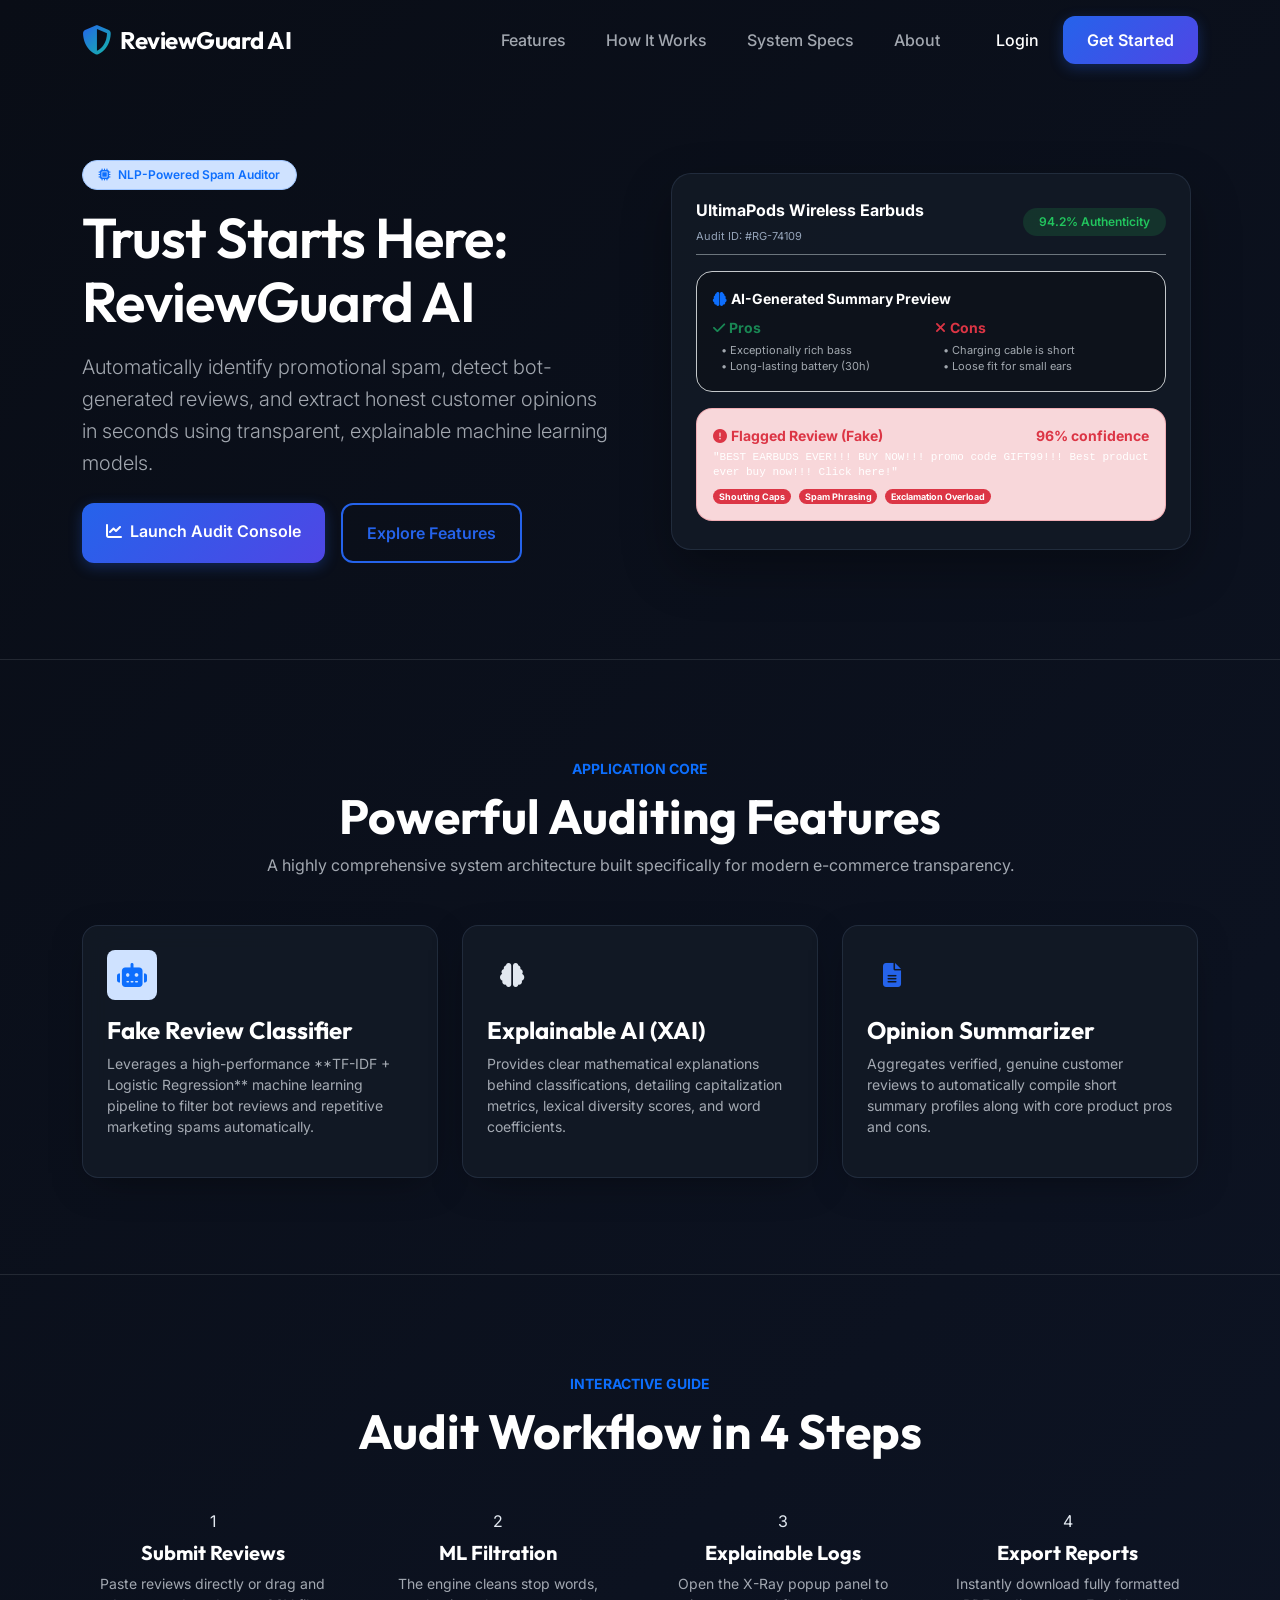
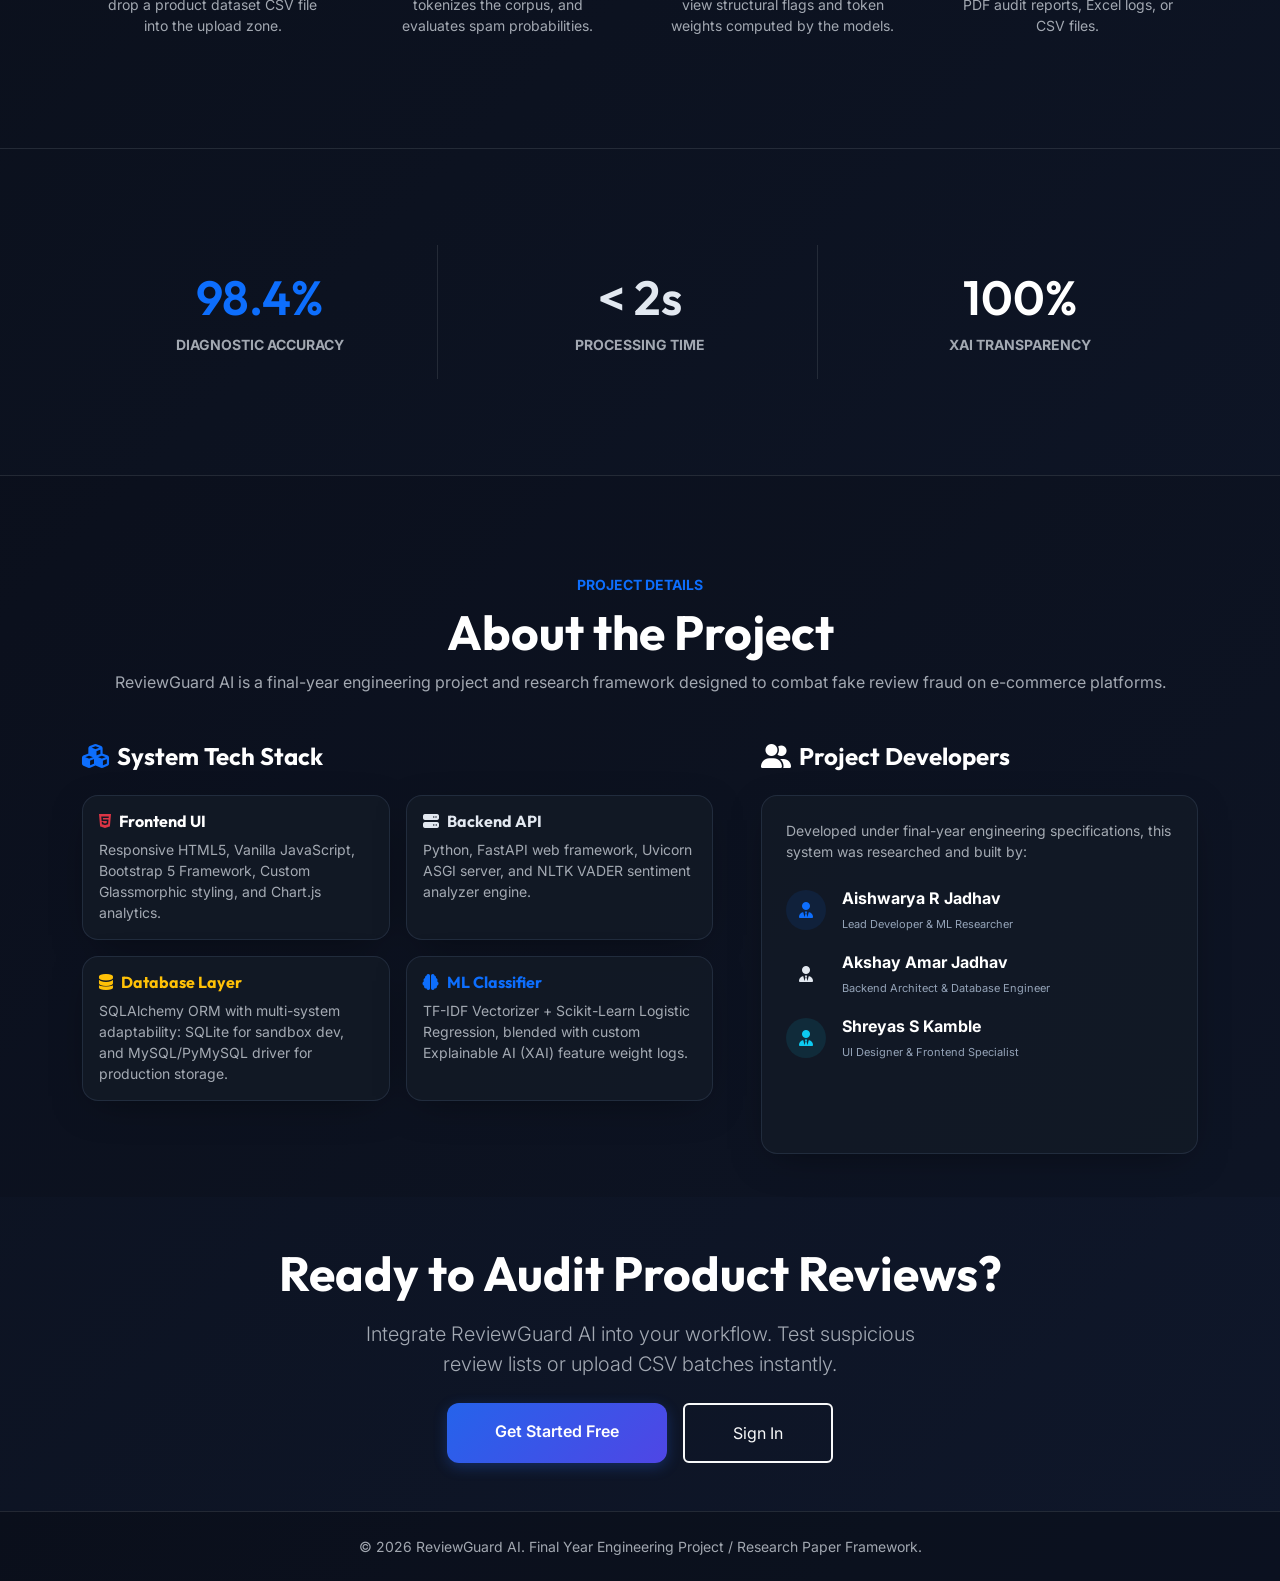
<file: frontend/index.html>
<!DOCTYPE html>
<html lang="en" data-theme="dark">
<head>
    <meta charset="UTF-8">
    <meta name="viewport" content="width=device-width, initial-scale=1.0">
    <title>ReviewGuard AI - Fake Review Detection & Summarization System</title>
    <!-- Bootstrap 5 CSS -->
    <link href="https://cdn.jsdelivr.net/npm/bootstrap@5.3.0/dist/css/bootstrap.min.css" rel="stylesheet">
    <!-- Font Awesome -->
    <link href="https://cdnjs.cloudflare.com/ajax/libs/font-awesome/6.4.0/css/all.min.css" rel="stylesheet">
    <!-- Custom Style -->
    <link rel="stylesheet" href="css/style.css?v=1.0.3">
    <style>
        body {
            background: linear-gradient(135deg, #090D16 0%, #0F172A 100%);
            color: #E2E8F0;
        }
        .text-light-50 {
            color: rgba(226, 232, 240, 0.7);
        }
    </style>
</head>
<body>

    <!-- Navigation Bar -->
    <nav class="navbar navbar-expand-lg navbar-custom fixed-top py-3">
        <div class="container">
            <a class="navbar-brand d-flex align-items-center" href="index.html">
                <i class="fas fa-shield-halved logo-icon"></i>
                <span class="fw-bold fs-4 display-font text-white" style="letter-spacing: -0.5px;">ReviewGuard AI</span>
            </a>
            <button class="navbar-toggler border-0 text-white" type="button" data-bs-toggle="collapse" data-bs-target="#navbarNav">
                <span class="navbar-toggler-icon" style="filter: invert(1);"></span>
            </button>
            <div class="collapse navbar-collapse justify-content-end" id="navbarNav">
                <ul class="navbar-nav align-items-center gap-2 mt-3 mt-lg-0">
                    <li class="nav-item"><a class="nav-link fw-medium text-light-50 px-3" href="#features">Features</a></li>
                    <li class="nav-item"><a class="nav-link fw-medium text-light-50 px-3" href="#how-it-works">How It Works</a></li>
                    <li class="nav-item"><a class="nav-link fw-medium text-light-50 px-3" href="#statistics">System Specs</a></li>
                    <li class="nav-item"><a class="nav-link fw-medium text-light-50 px-3" href="#about">About</a></li>
                    <li class="nav-item ms-lg-3"><a class="nav-link fw-medium text-white px-3" href="login.html">Login</a></li>
                    <li class="nav-item"><a class="btn btn-primary-custom px-4" href="register.html">Get Started</a></li>
                </ul>
            </div>
        </div>
    </nav>

    <!-- Hero Section -->
    <section class="position-relative overflow-hidden" style="padding: 10rem 0 6rem 0;">
        <!-- Glow Backdrops -->
        <div class="hero-glow hero-glow-1"></div>
        <div class="hero-glow hero-glow-2"></div>
        
        <div class="container">
            <div class="row align-items-center g-5">
                <!-- Hero Left: Text Content -->
                <div class="col-lg-6 mb-4 mb-lg-0 animate-fade-in">
                    <span class="badge bg-primary-subtle text-primary border border-primary-subtle rounded-pill px-3 py-2 fw-semibold mb-3 small">
                        <i class="fas fa-microchip me-1"></i> NLP-Powered Spam Auditor
                    </span>
                    <h1 class="display-4 fw-extrabold mb-3 display-font text-white" style="line-height: 1.15; letter-spacing: -1px;">
                        Trust Starts Here: <br><span class="text-gradient">ReviewGuard AI</span>
                    </h1>
                    <p class="lead text-light-50 mb-4 fs-5" style="line-height: 1.6;">
                        Automatically identify promotional spam, detect bot-generated reviews, and extract honest customer opinions in seconds using transparent, explainable machine learning models.
                    </p>
                    <div class="d-flex gap-3 flex-wrap">
                        <a href="dashboard.html" class="btn btn-primary-custom px-4 py-3 fs-6"><i class="fas fa-chart-line me-2"></i>Launch Audit Console</a>
                        <a href="#features" class="btn btn-outline-custom px-4 py-3 fs-6">Explore Features</a>
                    </div>
                </div>
                
                <!-- Hero Right: High-Fidelity UI Mockup -->
                <div class="col-lg-6 text-center animate-fade-in" style="animation-delay: 0.15s;">
                    <div class="glass-card p-4 text-start position-relative mx-auto" style="max-width: 520px; border-radius: 20px; box-shadow: 0 20px 50px rgba(0,0,0,0.3);">
                        <!-- Tab Header -->
                        <div class="d-flex justify-content-between align-items-center mb-3 border-bottom border-secondary pb-2">
                            <div>
                                <span class="fw-bold text-white d-block">UltimaPods Wireless Earbuds</span>
                                <span class="text-muted small" style="font-size: 11px;">Audit ID: #RG-74109</span>
                            </div>
                            <span class="badge badge-genuine rounded-pill px-3 py-2">94.2% Authenticity</span>
                        </div>
                        
                        <!-- Opinion Summarizer Mock -->
                        <div class="bg-black bg-opacity-25 p-3 rounded-4 mb-3 border border-secondary-subtle">
                            <span class="fw-bold text-white small d-block mb-2"><i class="fas fa-brain text-primary me-1"></i>AI-Generated Summary Preview</span>
                            <div class="row g-2">
                                <div class="col-6">
                                    <span class="text-success small fw-bold d-block mb-1"><i class="fas fa-check me-1"></i>Pros</span>
                                    <ul class="list-unstyled text-light-50 small ps-2 mb-0" style="font-size: 11px;">
                                        <li>• Exceptionally rich bass</li>
                                        <li>• Long-lasting battery (30h)</li>
                                    </ul>
                                </div>
                                <div class="col-6">
                                    <span class="text-danger small fw-bold d-block mb-1"><i class="fas fa-times me-1"></i>Cons</span>
                                    <ul class="list-unstyled text-light-50 small ps-2 mb-0" style="font-size: 11px;">
                                        <li>• Charging cable is short</li>
                                        <li>• Loose fit for small ears</li>
                                    </ul>
                                </div>
                            </div>
                        </div>

                        <!-- Suspicious Review Mock -->
                        <div class="p-3 rounded-4 bg-danger-subtle bg-opacity-10 border border-danger border-opacity-25 mb-1">
                            <div class="d-flex justify-content-between mb-1">
                                <span class="fw-bold text-danger small"><i class="fas fa-circle-exclamation me-1"></i>Flagged Review (Fake)</span>
                                <span class="text-danger fw-bold small">96% confidence</span>
                            </div>
                            <p class="text-white font-monospace mb-2" style="font-size: 11px; line-height: 1.4;">
                                "BEST EARBUDS EVER!!! BUY NOW!!! promo code GIFT99!!! Best product ever buy now!!! Click here!"
                            </p>
                            <div class="d-flex gap-2 flex-wrap">
                                <span class="badge bg-danger text-white rounded-pill" style="font-size: 9px;">Shouting Caps</span>
                                <span class="badge bg-danger text-white rounded-pill" style="font-size: 9px;">Spam Phrasing</span>
                                <span class="badge bg-danger text-white rounded-pill" style="font-size: 9px;">Exclamation Overload</span>
                            </div>
                        </div>
                    </div>
                </div>
            </div>
        </div>
    </section>

    <!-- Features Section -->
    <section id="features" class="py-5 border-top border-secondary border-opacity-25">
        <div class="container py-5">
            <div class="text-center mb-5 max-w-600 mx-auto">
                <span class="text-primary fw-bold text-uppercase small tracking-wide">Application Core</span>
                <h2 class="display-5 fw-bold display-font mt-2 text-white">Powerful Auditing Features</h2>
                <p class="text-light-50">A highly comprehensive system architecture built specifically for modern e-commerce transparency.</p>
            </div>
            
            <div class="row g-4">
                <!-- Feature 1 -->
                <div class="col-md-4">
                    <div class="glass-card feature-card-hover p-4 h-100">
                        <div class="bg-primary-subtle bg-opacity-10 text-primary rounded-3 d-inline-flex align-items-center justify-content-center mb-3" style="width: 50px; height: 50px;">
                            <i class="fas fa-robot fs-4"></i>
                        </div>
                        <h4 class="fw-bold text-white mb-2">Fake Review Classifier</h4>
                        <p class="text-light-50 small leading-relaxed">Leverages a high-performance **TF-IDF + Logistic Regression** machine learning pipeline to filter bot reviews and repetitive marketing spams automatically.</p>
                    </div>
                </div>
                <!-- Feature 2 -->
                <div class="col-md-4">
                    <div class="glass-card feature-card-hover p-4 h-100">
                        <div class="bg-teal-subtle bg-opacity-10 text-teal rounded-3 d-inline-flex align-items-center justify-content-center mb-3" style="width: 50px; height: 50px;">
                            <i class="fas fa-brain fs-4"></i>
                        </div>
                        <h4 class="fw-bold text-white mb-2">Explainable AI (XAI)</h4>
                        <p class="text-light-50 small leading-relaxed">Provides clear mathematical explanations behind classifications, detailing capitalization metrics, lexical diversity scores, and word coefficients.</p>
                    </div>
                </div>
                <!-- Feature 3 -->
                <div class="col-md-4">
                    <div class="glass-card feature-card-hover p-4 h-100">
                        <div class="bg-indigo-subtle bg-opacity-10 text-primary rounded-3 d-inline-flex align-items-center justify-content-center mb-3" style="width: 50px; height: 50px;">
                            <i class="fas fa-file-lines fs-4" style="color: #2563EB;"></i>
                        </div>
                        <h4 class="fw-bold text-white mb-2">Opinion Summarizer</h4>
                        <p class="text-light-50 small leading-relaxed">Aggregates verified, genuine customer reviews to automatically compile short summary profiles along with core product pros and cons.</p>
                    </div>
                </div>
            </div>
        </div>
    </section>

    <!-- How It Works Section -->
    <section id="how-it-works" class="py-5 border-top border-bottom border-secondary border-opacity-25">
        <div class="container py-5">
            <div class="text-center mb-5">
                <span class="text-primary fw-bold text-uppercase small">Interactive Guide</span>
                <h2 class="display-5 fw-bold display-font mt-2 text-white">Audit Workflow in 4 Steps</h2>
            </div>
            <div class="row g-4 justify-content-center">
                <div class="col-md-3 timeline-step text-center">
                    <div class="timeline-number">1</div>
                    <h5 class="fw-bold text-white mt-2">Submit Reviews</h5>
                    <p class="text-light-50 small px-3">Paste reviews directly or drag and drop a product dataset CSV file into the upload zone.</p>
                </div>
                <div class="col-md-3 timeline-step text-center">
                    <div class="timeline-number">2</div>
                    <h5 class="fw-bold text-white mt-2">ML Filtration</h5>
                    <p class="text-light-50 small px-3">The engine cleans stop words, tokenizes the corpus, and evaluates spam probabilities.</p>
                </div>
                <div class="col-md-3 timeline-step text-center">
                    <div class="timeline-number">3</div>
                    <h5 class="fw-bold text-white mt-2">Explainable Logs</h5>
                    <p class="text-light-50 small px-3">Open the X-Ray popup panel to view structural flags and token weights computed by the models.</p>
                </div>
                <div class="col-md-3 timeline-step text-center">
                    <div class="timeline-number">4</div>
                    <h5 class="fw-bold text-white mt-2">Export Reports</h5>
                    <p class="text-light-50 small px-3">Instantly download fully formatted PDF audit reports, Excel logs, or CSV files.</p>
                </div>
            </div>
        </div>
    </section>

    <!-- Statistics Section -->
    <section id="statistics" class="py-5">
        <div class="container py-5">
            <div class="row g-4 text-center">
                <div class="col-md-4">
                    <div class="p-4 border-end border-secondary border-opacity-25">
                        <div class="display-5 fw-extrabold text-primary display-font mb-2">98.4%</div>
                        <div class="text-uppercase small fw-bold text-light-50">Diagnostic Accuracy</div>
                    </div>
                </div>
                <div class="col-md-4">
                    <div class="p-4 border-end border-secondary border-opacity-25">
                        <div class="display-5 fw-extrabold text-teal display-font mb-2">&lt; 2s</div>
                        <div class="text-uppercase small fw-bold text-light-50">Processing Time</div>
                    </div>
                </div>
                <div class="col-md-4">
                    <div class="p-4">
                        <div class="display-5 fw-extrabold text-white display-font mb-2">100%</div>
                        <div class="text-uppercase small fw-bold text-light-50">XAI Transparency</div>
                    </div>
                </div>
            </div>
        </div>
    </section>

    <!-- About Section -->
    <section id="about" class="py-5 border-top border-secondary border-opacity-25 bg-black bg-opacity-10">
        <div class="container py-5">
            <div class="text-center mb-5 max-w-600 mx-auto">
                <span class="text-primary fw-bold text-uppercase small tracking-wide">Project Details</span>
                <h2 class="display-5 fw-bold display-font mt-2 text-white">About the Project</h2>
                <p class="text-light-50 mt-2">ReviewGuard AI is a final-year engineering project and research framework designed to combat fake review fraud on e-commerce platforms.</p>
            </div>
            
            <div class="row g-5">
                <!-- Tech Stack Column -->
                <div class="col-lg-7 animate-fade-in">
                    <h4 class="fw-bold text-white mb-4"><i class="fas fa-cubes text-primary me-2"></i>System Tech Stack</h4>
                    <div class="row g-3">
                        <div class="col-sm-6">
                            <div class="glass-card p-3 h-100">
                                <h6 class="fw-bold text-white mb-2"><i class="fab fa-html5 text-danger me-2"></i>Frontend UI</h6>
                                <p class="text-light-50 small mb-0">Responsive HTML5, Vanilla JavaScript, Bootstrap 5 Framework, Custom Glassmorphic styling, and Chart.js analytics.</p>
                            </div>
                        </div>
                        <div class="col-sm-6">
                            <div class="glass-card p-3 h-100">
                                <h6 class="fw-bold text-teal mb-2"><i class="fas fa-server me-2"></i>Backend API</h6>
                                <p class="text-light-50 small mb-0">Python, FastAPI web framework, Uvicorn ASGI server, and NLTK VADER sentiment analyzer engine.</p>
                            </div>
                        </div>
                        <div class="col-sm-6">
                            <div class="glass-card p-3 h-100">
                                <h6 class="fw-bold text-warning mb-2"><i class="fas fa-database me-2"></i>Database Layer</h6>
                                <p class="text-light-50 small mb-0">SQLAlchemy ORM with multi-system adaptability: SQLite for sandbox dev, and MySQL/PyMySQL driver for production storage.</p>
                            </div>
                        </div>
                        <div class="col-sm-6">
                            <div class="glass-card p-3 h-100">
                                <h6 class="fw-bold text-primary mb-2"><i class="fas fa-brain me-2"></i>ML Classifier</h6>
                                <p class="text-light-50 small mb-0">TF-IDF Vectorizer + Scikit-Learn Logistic Regression, blended with custom Explainable AI (XAI) feature weight logs.</p>
                            </div>
                        </div>
                    </div>
                </div>
                
                <!-- Project Owners Column -->
                <div class="col-lg-5 animate-fade-in" style="animation-delay: 0.1s;">
                    <h4 class="fw-bold text-white mb-4"><i class="fas fa-user-group text-teal me-2"></i>Project Developers</h4>
                    <div class="glass-card p-4 h-100">
                        <p class="text-light-50 small mb-4">Developed under final-year engineering specifications, this system was researched and built by:</p>
                        
                        <div class="d-flex align-items-center mb-3">
                            <div class="bg-primary bg-opacity-10 text-primary rounded-circle d-flex align-items-center justify-content-center me-3" style="width: 40px; height: 40px;">
                                <i class="fas fa-user-tie"></i>
                            </div>
                            <div>
                                <span class="d-block fw-bold text-white">Aishwarya R Jadhav</span>
                                <span class="text-muted small" style="font-size: 11px;">Lead Developer & ML Researcher</span>
                            </div>
                        </div>
                        
                        <div class="d-flex align-items-center mb-3">
                            <div class="bg-teal bg-opacity-10 text-teal rounded-circle d-flex align-items-center justify-content-center me-3" style="width: 40px; height: 40px;">
                                <i class="fas fa-user-tie"></i>
                            </div>
                            <div>
                                <span class="d-block fw-bold text-white">Akshay Amar Jadhav</span>
                                <span class="text-muted small" style="font-size: 11px;">Backend Architect & Database Engineer</span>
                            </div>
                        </div>
                        
                        <div class="d-flex align-items-center">
                            <div class="bg-info bg-opacity-10 text-info rounded-circle d-flex align-items-center justify-content-center me-3" style="width: 40px; height: 40px;">
                                <i class="fas fa-user-tie"></i>
                            </div>
                            <div>
                                <span class="d-block fw-bold text-white">Shreyas S Kamble</span>
                                <span class="text-muted small" style="font-size: 11px;">UI Designer & Frontend Specialist</span>
                            </div>
                        </div>
                    </div>
                </div>
            </div>
        </div>
    </section>

    <!-- Bottom CTA Banner -->
    <section class="py-5">
        <div class="container">
            <div class="cta-banner text-center text-white">
                <h2 class="display-5 fw-bold mb-3 display-font">Ready to Audit Product Reviews?</h2>
                <p class="lead text-light-50 mb-4 mx-auto" style="max-width: 600px;">
                    Integrate ReviewGuard AI into your workflow. Test suspicious review lists or upload CSV batches instantly.
                </p>
                <div class="d-flex gap-3 justify-content-center flex-wrap">
                    <a href="register.html" class="btn btn-primary-custom px-5 py-3 fs-6">Get Started Free</a>
                    <a href="login.html" class="btn btn-outline-light px-5 py-3 fs-6 border-2">Sign In</a>
                </div>
            </div>
        </div>
    </section>

    <!-- Footer -->
    <footer class="py-4 border-top border-secondary border-opacity-25 bg-black bg-opacity-25">
        <div class="container text-center">
            <p class="text-light-50 small mb-0">&copy; 2026 ReviewGuard AI. Final Year Engineering Project / Research Paper Framework.</p>
        </div>
    </footer>

    <!-- Bootstrap 5 Bundle JS -->
    <script src="https://cdn.jsdelivr.net/npm/bootstrap@5.3.0/dist/js/bootstrap.bundle.min.js"></script>
    <script src="js/app.js?v=1.0.3"></script>
</body>
</html>
</file>
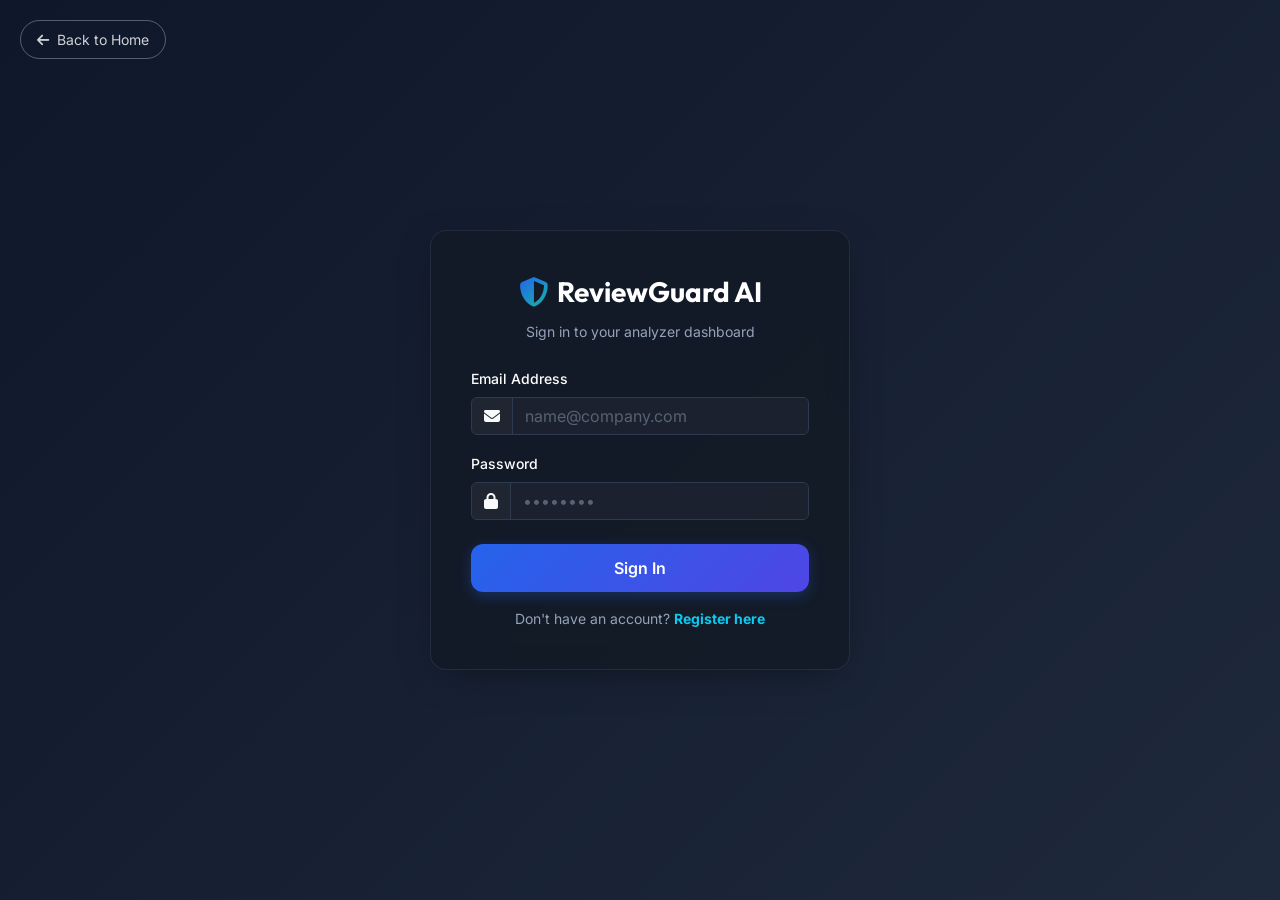
<file: frontend/analyze.html>
<!DOCTYPE html>
<html lang="en" data-theme="dark">
<head>
    <meta charset="UTF-8">
    <meta name="viewport" content="width=device-width, initial-scale=1.0">
    <title>Analyze Reviews - ReviewGuard AI</title>
    <!-- Bootstrap 5 CSS -->
    <link href="https://cdn.jsdelivr.net/npm/bootstrap@5.3.0/dist/css/bootstrap.min.css" rel="stylesheet">
    <!-- Font Awesome -->
    <link href="https://cdnjs.cloudflare.com/ajax/libs/font-awesome/6.4.0/css/all.min.css" rel="stylesheet">
    <!-- Custom Style -->
    <link rel="stylesheet" href="css/style.css?v=1.0.3">
    <style>
        .loading-overlay {
            position: fixed;
            top: 0; left: 0; right: 0; bottom: 0;
            background: rgba(15, 23, 42, 0.85);
            backdrop-filter: blur(8px);
            z-index: 1050;
            display: flex;
            align-items: center;
            justify-content: center;
            color: #FFFFFF;
        }
        .loading-card {
            max-width: 450px;
            padding: 2.5rem;
            text-align: center;
        }
        .loading-step {
            font-size: 0.9rem;
            color: #94A3B8;
            margin-top: 1rem;
            min-height: 24px;
        }
    </style>
</head>
<body>

    <!-- Sidebar -->
    <div class="sidebar">
        <div class="d-flex align-items-center mb-4 pb-3">
            <i class="fas fa-shield-halved logo-icon"></i>
            <span class="logo-text fw-bold fs-4 display-font">ReviewGuard</span>
        </div>
        <nav class="nav flex-column">
            <a class="nav-link-custom" href="dashboard.html"><i class="fas fa-chart-pie"></i>Dashboard</a>
            <a class="nav-link-custom active" href="analyze.html"><i class="fas fa-search-plus"></i>Analyze Reviews</a>
            <a class="nav-link-custom" href="history.html"><i class="fas fa-history"></i>History Log</a>
            <a class="nav-link-custom text-danger mt-5" href="#" id="logoutLink"><i class="fas fa-sign-out-alt"></i>Logout</a>
        </nav>
    </div>

    <!-- Main Content -->
    <div class="main-content">
        <!-- Top Nav -->
        <div class="navbar-top glass-card px-4 py-2 mb-4">
            <div class="d-flex align-items-center">
                <button class="navbar-toggle-btn" id="sidebarToggle" title="Toggle Sidebar">
                    <i class="fas fa-chevron-left icon-close"></i>
                    <i class="fas fa-bars icon-open"></i>
                </button>
                <div class="navbar-brand-logo align-items-center me-3">
                    <i class="fas fa-shield-halved logo-icon"></i>
                    <span class="logo-text fw-bold fs-4 display-font">ReviewGuard</span>
                    <span class="text-muted ms-3 me-1">|</span>
                </div>
                <h3 class="mb-0 fw-bold display-font">Run Review Audit</h3>
            </div>
            <div class="d-flex align-items-center gap-3">
                <button class="theme-toggle-btn"><i class="fas fa-moon"></i></button>
                <div class="d-flex align-items-center gap-2 border-start ps-3">
                    <div class="bg-primary text-white rounded-circle d-flex align-items-center justify-content-center" style="width: 38px; height: 38px;"><i class="fas fa-user-tie"></i></div>
                    <div class="d-none d-md-block">
                        <div class="fw-bold small" id="userProfileName">Analyst</div>
                        <div class="text-muted" style="font-size: 10px;">Security Specialist</div>
                    </div>
                </div>
            </div>
        </div>

        <div id="errorAlert" class="alert alert-danger d-none mb-4" role="alert"></div>

        <!-- Tabs Navigation -->
        <ul class="nav nav-pills mb-4 glass-card p-2 d-inline-flex gap-2" id="analysisTabs" role="tablist">
            <li class="nav-item" role="presentation">
                <button class="nav-link active rounded-3" id="manual-tab" data-bs-toggle="pill" data-bs-target="#manual" type="button" role="tab"><i class="fas fa-pen-nib me-2"></i>Manual Review Input</button>
            </li>
            <li class="nav-item" role="presentation">
                <button class="nav-link rounded-3" id="csv-tab" data-bs-toggle="pill" data-bs-target="#csv" type="button" role="tab"><i class="fas fa-file-csv me-2"></i>CSV Dataset Upload</button>
            </li>
        </ul>

        <!-- Tab Contents -->
        <div class="tab-content" id="analysisTabsContent">
            <!-- MANUAL INPUT TAB -->
            <div class="tab-pane fade show active" id="manual" role="tabpanel">
                <div class="glass-card p-4">
                    <form id="manualForm">
                        <div class="row g-3 mb-4">
                            <div class="col-md-6">
                                <label for="manualProdName" class="form-label fw-bold small">Product Name</label>
                                <input type="text" class="form-control rounded-3" id="manualProdName" required placeholder="e.g. Apple iPhone 15 Pro Max">
                            </div>
                            <div class="col-md-6">
                                <label for="manualCategory" class="form-label fw-bold small">Product Category</label>
                                <select class="form-select rounded-3" id="manualCategory">
                                    <option value="Electronics">Electronics</option>
                                    <option value="Appliances">Home Appliances</option>
                                    <option value="Fashion">Fashion & Apparel</option>
                                    <option value="Cosmetics">Beauty & Personal Care</option>
                                </select>
                            </div>
                        </div>

                        <div class="mb-4">
                            <label for="manualReviews" class="form-label fw-bold small">Paste Customer Reviews (Separate reviews by double Enter/empty line)</label>
                            <textarea class="form-control font-monospace text-dark bg-light p-3" id="manualReviews" rows="10" required placeholder="Paste reviews here. Example:

Amazing battery life and camera quality. Highly recommended for daily use.

Best phone in the world!!! Buy now!!! Best phone in the world!!! Buy now!!!

Average speakers but the screen and build quality is robust. Good buy."></textarea>
                        </div>

                        <button type="submit" class="btn btn-primary-custom px-4 py-2"><i class="fas fa-bolt me-2"></i>Analyze Reviews</button>
                    </form>
                </div>
            </div>

            <!-- CSV UPLOAD TAB -->
            <div class="tab-pane fade" id="csv" role="tabpanel">
                <div class="glass-card p-4">
                    <form id="csvForm">
                        <div class="row g-3 mb-4">
                            <div class="col-md-6">
                                <label for="csvProdName" class="form-label fw-bold small">Product Name</label>
                                <input type="text" class="form-control rounded-3" id="csvProdName" required placeholder="e.g. Sony WH-1000XM5 Headset">
                            </div>
                            <div class="col-md-6">
                                <label for="csvCategory" class="form-label fw-bold small">Product Category</label>
                                <select class="form-select rounded-3" id="csvCategory">
                                    <option value="Electronics">Electronics</option>
                                    <option value="Appliances">Home Appliances</option>
                                    <option value="Fashion">Fashion & Apparel</option>
                                    <option value="Cosmetics">Beauty & Personal Care</option>
                                </select>
                            </div>
                        </div>

                        <div class="mb-4">
                            <label class="form-label fw-bold small">Upload CSV File</label>
                            <div class="upload-zone" id="dropZone">
                                <i class="fas fa-cloud-upload-alt fs-1 text-primary mb-3"></i>
                                <h5 class="fw-bold mb-1">Drag and drop your review file here</h5>
                                <p class="text-muted small mb-3">Only .csv files containing review columns are supported</p>
                                <input type="file" id="csvFileInput" accept=".csv" class="d-none">
                                <button type="button" class="btn btn-sm btn-outline-secondary px-3" onclick="document.getElementById('csvFileInput').click()">Browse Files</button>
                                <div class="mt-3 fw-bold text-success small d-none" id="selectedFileName"></div>
                            </div>
                        </div>

                        <button type="submit" class="btn btn-primary-custom px-4 py-2"><i class="fas fa-file-invoice me-2"></i>Analyze CSV File</button>
                    </form>
                </div>
            </div>
        </div>
    </div>

    <!-- Processing/Loading Modal Overlay -->
    <div class="loading-overlay d-none" id="loadingOverlay">
        <div class="glass-card loading-card">
            <div class="spinner-border text-primary mb-4" style="width: 3rem; height: 3rem;" role="status">
                <span class="visually-hidden">Loading...</span>
            </div>
            <h4 class="fw-bold text-white mb-2">Analyzing Product Reviews</h4>
            <p class="text-muted small">Our machine learning pipeline is evaluating customer feedback authenticity.</p>
            <div class="border-top border-secondary pt-3 mt-3">
                <div class="loading-step" id="loadingProgressMsg">Initializing NLP processes...</div>
            </div>
        </div>
    </div>

    <!-- Bootstrap 5 Bundle JS -->
    <script src="https://cdn.jsdelivr.net/npm/bootstrap@5.3.0/dist/js/bootstrap.bundle.min.js"></script>
    <script src="js/app.js?v=1.0.3"></script>
    <script>
        // Check URL tab redirection
        document.addEventListener('DOMContentLoaded', () => {
            const params = new URLSearchParams(window.location.search);
            const tabParam = params.get('tab');
            if (tabParam === 'csv') {
                document.getElementById('csv-tab').click();
            }
        });

        // Loading Progress Steps simulation
        const loadingMsgs = [
            "Initializing NLP text cleaners...",
            "Stemming tokens and removing stopwords...",
            "Transforming reviews via TF-IDF Vectorizer...",
            "Running Logistic Regression inferences...",
            "Computing sentiment polarities using VADER...",
            "Running aspect keyword extractors...",
            "Synthesizing pros and cons summary data...",
            "Saving analysis details to MySQL history logs..."
        ];

        function startLoadingAnimation() {
            document.getElementById('loadingOverlay').classList.remove('d-none');
            let idx = 0;
            const progressMsgEl = document.getElementById('loadingProgressMsg');
            progressMsgEl.innerText = loadingMsgs[0];
            
            const timer = setInterval(() => {
                idx++;
                if (idx < loadingMsgs.length) {
                    progressMsgEl.innerText = loadingMsgs[idx];
                } else {
                    clearInterval(timer);
                }
            }, 800);
            return timer;
        }

        function stopLoadingAnimation(timerId) {
            clearInterval(timerId);
            document.getElementById('loadingOverlay').classList.add('d-none');
        }

        // --- MANUAL FORM LOGIC ---
        document.getElementById('manualForm').addEventListener('submit', async (e) => {
            e.preventDefault();
            const pName = document.getElementById('manualProdName').value;
            const cat = document.getElementById('manualCategory').value;
            const rawReviews = document.getElementById('manualReviews').value;
            const errorAlert = document.getElementById('errorAlert');
            
            // Split reviews by double enter
            const reviewsList = rawReviews.split(/\n\s*\n/).map(r => r.trim()).filter(r => r.length > 3);
            
            if (reviewsList.length === 0) {
                errorAlert.innerText = "Please provide at least one valid review.";
                errorAlert.classList.remove('d-none');
                return;
            }

            errorAlert.classList.add('d-none');
            const animId = startLoadingAnimation();
            
            const result = await submitManualAnalysis(pName, cat, reviewsList);
            
            stopLoadingAnimation(animId);
            
            if (result.success) {
                // Navigate to result.html with history_id
                window.location.href = `result.html?history_id=${result.data.history_id}`;
            } else {
                errorAlert.innerText = result.error || "Failed to process reviews.";
                errorAlert.classList.remove('d-none');
            }
        });

        // --- CSV UPLOAD LOGIC ---
        const dropZone = document.getElementById('dropZone');
        const fileInput = document.getElementById('csvFileInput');
        const selectedFileName = document.getElementById('selectedFileName');
        let uploadedFile = null;

        // Drag and Drop triggers
        ['dragenter', 'dragover'].forEach(eventName => {
            dropZone.addEventListener(eventName, (e) => {
                e.preventDefault();
                dropZone.classList.add('dragover');
            });
        });

        ['dragleave', 'drop'].forEach(eventName => {
            dropZone.addEventListener(eventName, (e) => {
                e.preventDefault();
                dropZone.classList.remove('dragover');
            });
        });

        dropZone.addEventListener('drop', (e) => {
            const files = e.dataTransfer.files;
            if (files.length > 0) {
                handleSelectedFile(files[0]);
            }
        });

        fileInput.addEventListener('change', (e) => {
            if (e.target.files.length > 0) {
                handleSelectedFile(e.target.files[0]);
            }
        });

        function handleSelectedFile(file) {
            if (file.name.endsWith('.csv')) {
                uploadedFile = file;
                selectedFileName.innerText = `Selected File: ${file.name} (${(file.size/1024).toFixed(1)} KB)`;
                selectedFileName.classList.remove('d-none');
                document.getElementById('errorAlert').classList.add('d-none');
            } else {
                uploadedFile = null;
                selectedFileName.classList.add('d-none');
                const errorAlert = document.getElementById('errorAlert');
                errorAlert.innerText = "Unsupported file type. Please upload a standard CSV file.";
                errorAlert.classList.remove('d-none');
            }
        }

        document.getElementById('csvForm').addEventListener('submit', async (e) => {
            e.preventDefault();
            const pName = document.getElementById('csvProdName').value;
            const cat = document.getElementById('csvCategory').value;
            const errorAlert = document.getElementById('errorAlert');
            
            if (!uploadedFile) {
                errorAlert.innerText = "Please select or drag a CSV file first.";
                errorAlert.classList.remove('d-none');
                return;
            }
            
            errorAlert.classList.add('d-none');
            const animId = startLoadingAnimation();
            
            const result = await submitCSVAnalysis(pName, cat, uploadedFile);
            
            stopLoadingAnimation(animId);
            
            if (result.success) {
                window.location.href = `result.html?history_id=${result.data.history_id}`;
            } else {
                errorAlert.innerText = result.error || "Failed to process uploaded file.";
                errorAlert.classList.remove('d-none');
            }
        });
    </script>
</body>
</html>
</file>
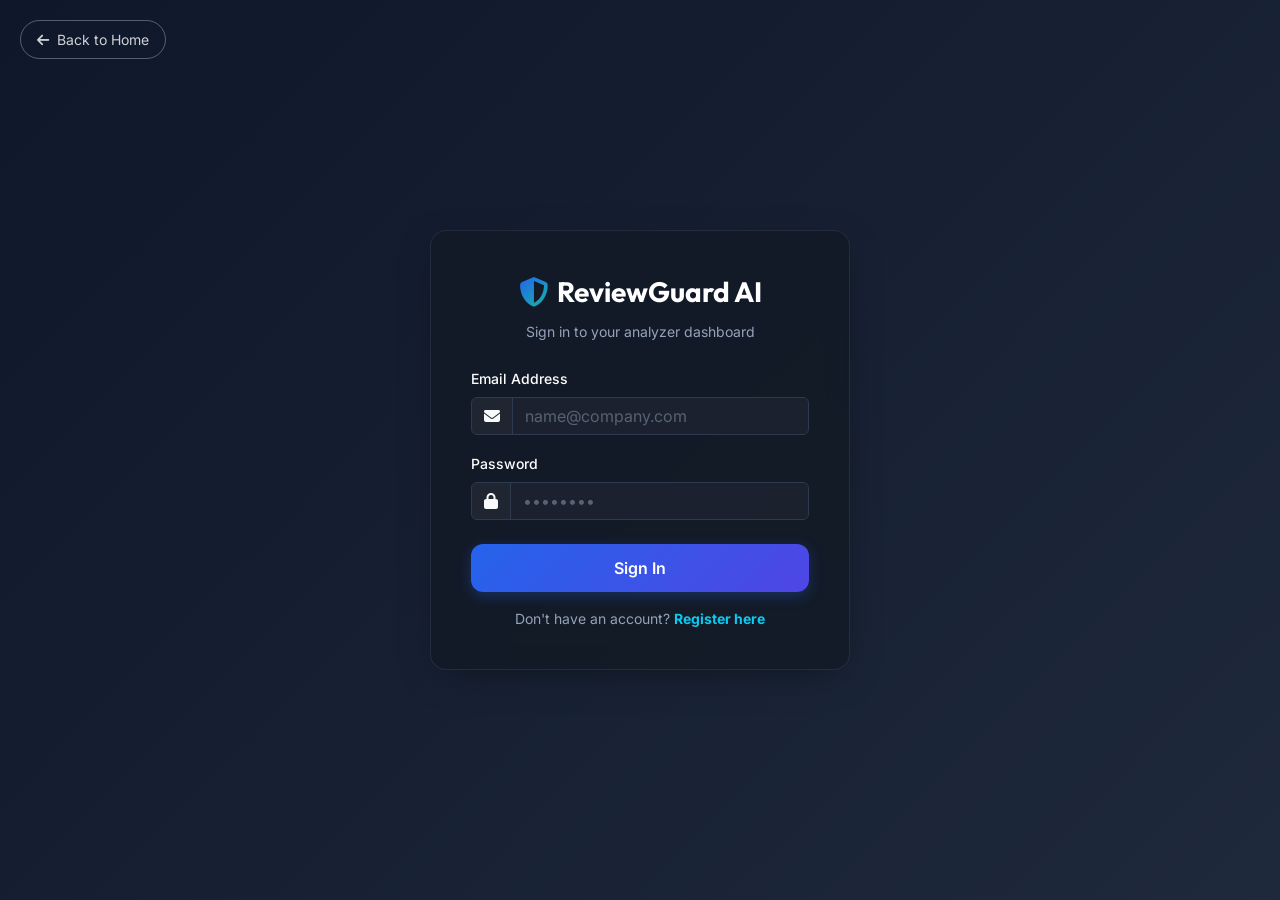
<file: frontend/dashboard.html>
<!DOCTYPE html>
<html lang="en" data-theme="dark">
<head>
    <meta charset="UTF-8">
    <meta name="viewport" content="width=device-width, initial-scale=1.0">
    <title>Dashboard - ReviewGuard AI</title>
    <!-- Bootstrap 5 CSS -->
    <link href="https://cdn.jsdelivr.net/npm/bootstrap@5.3.0/dist/css/bootstrap.min.css" rel="stylesheet">
    <!-- Font Awesome -->
    <link href="https://cdnjs.cloudflare.com/ajax/libs/font-awesome/6.4.0/css/all.min.css" rel="stylesheet">
    <!-- Custom Style -->
    <link rel="stylesheet" href="css/style.css?v=1.0.3">
</head>
<body>

    <!-- Sidebar -->
    <div class="sidebar">
        <div class="d-flex align-items-center mb-4 pb-3">
            <i class="fas fa-shield-halved logo-icon"></i>
            <span class="logo-text fw-bold fs-4 display-font">ReviewGuard</span>
        </div>
        <nav class="nav flex-column">
            <a class="nav-link-custom active" href="dashboard.html"><i class="fas fa-chart-pie"></i>Dashboard</a>
            <a class="nav-link-custom" href="analyze.html"><i class="fas fa-search-plus"></i>Analyze Reviews</a>
            <a class="nav-link-custom" href="history.html"><i class="fas fa-history"></i>History Log</a>
            <a class="nav-link-custom text-danger mt-5" href="#" id="logoutLink"><i class="fas fa-sign-out-alt"></i>Logout</a>
        </nav>
    </div>

    <!-- Main Content -->
    <div class="main-content">
        <!-- Top Nav -->
        <div class="navbar-top glass-card px-4 py-2 mb-4">
            <div class="d-flex align-items-center">
                <button class="navbar-toggle-btn" id="sidebarToggle" title="Toggle Sidebar">
                    <i class="fas fa-chevron-left icon-close"></i>
                    <i class="fas fa-bars icon-open"></i>
                </button>
                <div class="navbar-brand-logo align-items-center me-3">
                    <i class="fas fa-shield-halved logo-icon"></i>
                    <span class="logo-text fw-bold fs-4 display-font">ReviewGuard</span>
                    <span class="text-muted ms-3 me-1">|</span>
                </div>
                <h3 class="mb-0 fw-bold display-font">Control Console</h3>
            </div>
            <div class="d-flex align-items-center gap-3">
                <!-- Theme Toggle Button -->
                <button class="theme-toggle-btn" title="Toggle Light/Dark Mode">
                    <i class="fas fa-moon"></i>
                </button>
                <!-- Profile details -->
                <div class="d-flex align-items-center gap-2 border-start ps-3">
                    <div class="bg-primary text-white rounded-circle d-flex align-items-center justify-content-center" style="width: 38px; height: 38px;">
                        <i class="fas fa-user-tie"></i>
                    </div>
                    <div class="d-none d-md-block">
                        <div class="fw-bold small" id="userProfileName">Analyst</div>
                        <div class="text-muted" style="font-size: 10px;">Security Specialist</div>
                    </div>
                </div>
            </div>
        </div>

        <!-- Dashboard Stats Grid -->
        <div class="row g-4 mb-5 animate-fade-in">
            <div class="col-md-4">
                <div class="glass-card stat-card h-100">
                    <div class="text-muted small fw-medium uppercase mb-1">Total Products Audited</div>
                    <div class="count-number" id="statProducts">0</div>
                    <div class="stat-icon"><i class="fas fa-box"></i></div>
                </div>
            </div>
            <div class="col-md-4">
                <div class="glass-card stat-card h-100 border-start border-danger border-3">
                    <div class="text-muted small fw-medium uppercase mb-1">Total Fake Reviews Flagged</div>
                    <div class="count-number text-danger" id="statFakeReviews">0</div>
                    <div class="stat-icon"><i class="fas fa-skull-crossbones text-danger"></i></div>
                </div>
            </div>
            <div class="col-md-4">
                <div class="glass-card stat-card h-100 border-start border-success border-3">
                    <div class="text-muted small fw-medium uppercase mb-1">Average Review Authenticity</div>
                    <div class="count-number text-success" id="statAuthenticity">100%</div>
                    <div class="stat-icon"><i class="fas fa-circle-check text-success"></i></div>
                </div>
            </div>
        </div>

        <!-- Action Cards -->
        <div class="row g-4 mb-5 animate-fade-in" style="animation-delay: 0.15s;">
            <div class="col-lg-6">
                <div class="glass-card p-4 h-100 d-flex flex-column justify-content-between">
                    <div>
                        <h4 class="fw-bold mb-3"><i class="fas fa-pen-nib text-primary me-2"></i>Manual Review Input</h4>
                        <p class="text-muted small">Analyze suspicious reviews directly. Paste and run predictions for instant visual audits and Explainable AI breakdowns.</p>
                    </div>
                    <a href="analyze.html?tab=manual" class="btn btn-primary-custom align-self-start mt-3">Start Manual Input</a>
                </div>
            </div>
            <div class="col-lg-6">
                <div class="glass-card p-4 h-100 d-flex flex-column justify-content-between">
                    <div>
                        <h4 class="fw-bold mb-3"><i class="fas fa-file-csv text-teal me-2"></i>CSV Dataset Upload</h4>
                        <p class="text-muted small">Upload bulk customer review datasets (format: review_text, rating). Process hundreds of reviews in seconds with sentiment reports.</p>
                    </div>
                    <a href="analyze.html?tab=csv" class="btn btn-outline-custom align-self-start mt-3">Upload CSV File</a>
                </div>
            </div>
        </div>

        <!-- Recent Runs Table -->
        <div class="glass-card p-4 animate-fade-in" style="animation-delay: 0.25s;">
            <div class="d-flex justify-content-between align-items-center mb-4">
                <h4 class="fw-bold mb-0">Recent Analysis Runs</h4>
                <a href="history.html" class="btn btn-sm btn-outline-secondary rounded-pill px-3">View All Logs</a>
            </div>
            <div class="table-responsive">
                <table class="table table-custom table-hover">
                    <thead>
                        <tr>
                            <th>Product Name</th>
                            <th>Total Reviews</th>
                            <th>Fake reviews</th>
                            <th>Genuine reviews</th>
                            <th>Date Audited</th>
                            <th>Action</th>
                        </tr>
                    </thead>
                    <tbody id="recentHistoryTableBody">
                        <tr>
                            <td colspan="6" class="text-center text-muted py-4">Loading historical records...</td>
                        </tr>
                    </tbody>
                </table>
            </div>
        </div>
    </div>

    <!-- Bootstrap 5 Bundle JS -->
    <script src="https://cdn.jsdelivr.net/npm/bootstrap@5.3.0/dist/js/bootstrap.bundle.min.js"></script>
    <script src="js/app.js?v=1.0.3"></script>
    <script>
        document.addEventListener('DOMContentLoaded', async () => {
            const history = await fetchHistory();
            renderStats(history);
            renderRecentHistory(history);
        });

        function renderStats(history) {
            const productsCount = history.length;
            let totalReviews = 0;
            let totalFake = 0;
            
            history.forEach(run => {
                totalReviews += run.total_reviews;
                totalFake += run.fake_reviews;
            });
            
            const totalGenuine = totalReviews - totalFake;
            const avgAuth = totalReviews > 0 ? ((totalGenuine / totalReviews) * 100).toFixed(1) : '100';
            
            document.getElementById('statProducts').innerText = productsCount;
            document.getElementById('statFakeReviews').innerText = totalFake;
            document.getElementById('statAuthenticity').innerText = `${avgAuth}%`;
        }

        function renderRecentHistory(history) {
            const tbody = document.getElementById('recentHistoryTableBody');
            tbody.innerHTML = '';
            
            if (history.length === 0) {
                tbody.innerHTML = '<tr><td colspan="6" class="text-center text-muted py-4">No recent analysis runs. Try running an audit!</td></tr>';
                return;
            }
            
            // Show top 5
            const recent = history.slice(0, 5);
            recent.forEach(run => {
                const dateStr = new Date(run.created_at).toLocaleDateString(undefined, {
                    month: 'short', day: 'numeric', year: 'numeric', hour: '2-digit', minute: '2-digit'
                });
                
                tbody.innerHTML += `
                    <tr>
                        <td class="fw-bold">${run.product_name}</td>
                        <td>${run.total_reviews}</td>
                        <td class="text-danger fw-bold">${run.fake_reviews}</td>
                        <td class="text-success fw-bold">${run.genuine_reviews}</td>
                        <td class="text-muted small">${dateStr}</td>
                        <td>
                            <a href="result.html?history_id=${run.history_id}" class="btn btn-sm btn-outline-primary px-3 rounded-pill">
                                <i class="fas fa-eye me-1"></i>View Results
                            </a>
                        </td>
                    </tr>
                `;
            });
        }
    </script>
</body>
</html>
</file>
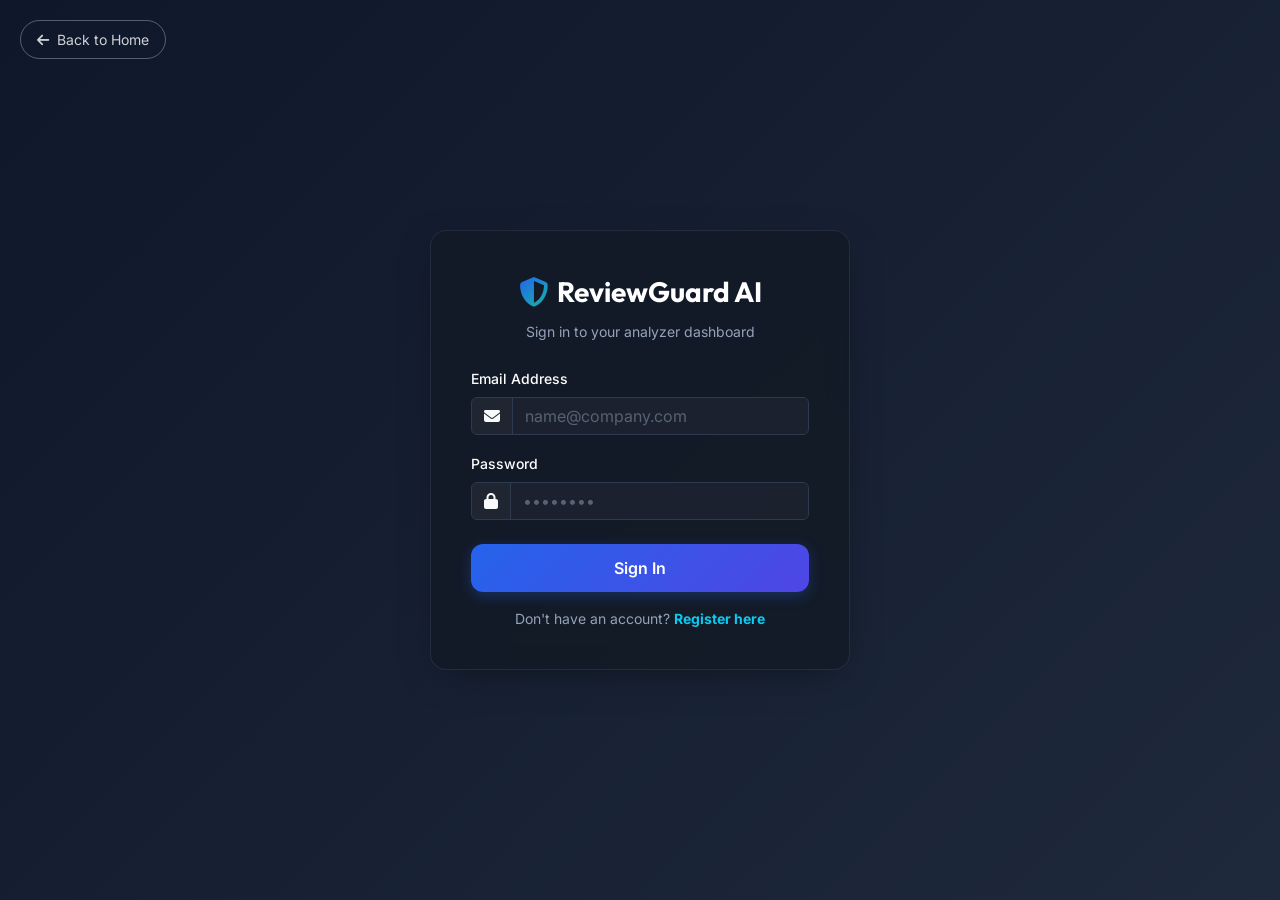
<file: frontend/login.html>
<!DOCTYPE html>
<html lang="en" data-theme="dark">
<head>
    <meta charset="UTF-8">
    <meta name="viewport" content="width=device-width, initial-scale=1.0">
    <title>Login - ReviewGuard AI</title>
    <!-- Bootstrap 5 CSS -->
    <link href="https://cdn.jsdelivr.net/npm/bootstrap@5.3.0/dist/css/bootstrap.min.css" rel="stylesheet">
    <!-- Font Awesome -->
    <link href="https://cdnjs.cloudflare.com/ajax/libs/font-awesome/6.4.0/css/all.min.css" rel="stylesheet">
    <!-- Custom Style -->
    <link rel="stylesheet" href="css/style.css?v=1.0.3">
    <style>
        body {
            display: flex;
            align-items: center;
            justify-content: center;
            background: linear-gradient(135deg, #0F172A 0%, #1E293B 100%);
            height: 100vh;
            position: relative;
            margin: 0;
        }
        .login-card {
            width: 100%;
            max-width: 420px;
            padding: 2.5rem;
            color: #FFFFFF;
            z-index: 5;
        }
        .back-home-btn {
            position: absolute;
            top: 20px;
            left: 20px;
            z-index: 1000;
            transition: all 0.3s ease;
            border-color: rgba(255, 255, 255, 0.3);
            color: rgba(255, 255, 255, 0.8) !important;
        }
        .back-home-btn:hover {
            border-color: #FFFFFF;
            color: #FFFFFF !important;
            transform: translateX(-3px);
            background-color: rgba(255, 255, 255, 0.05);
        }
    </style>
</head>
<body>

    <!-- Back to Home Button -->
    <a href="index.html" class="btn btn-sm btn-outline-light rounded-pill px-3 py-2 back-home-btn">
        <i class="fas fa-arrow-left me-2"></i>Back to Home
    </a>

    <div class="glass-card login-card animate-fade-in">
        <div class="text-center mb-4">
            <a href="index.html" class="text-decoration-none d-flex align-items-center justify-content-center mb-2">
                <i class="fas fa-shield-halved logo-icon"></i>
                <span class="fw-bold fs-3 display-font text-white">ReviewGuard AI</span>
            </a>
            <p class="text-muted small">Sign in to your analyzer dashboard</p>
        </div>

        <div id="loginAlert" class="alert alert-danger d-none p-2 small" role="alert"></div>

        <form id="loginForm">
            <div class="mb-3">
                <label for="email" class="form-label small fw-medium">Email Address</label>
                <div class="input-group">
                    <span class="input-group-text bg-transparent text-white border-secondary"><i class="fas fa-envelope"></i></span>
                    <input type="email" class="form-control bg-transparent text-white border-secondary" id="email" required placeholder="name@company.com">
                </div>
            </div>
            
            <div class="mb-4">
                <label for="password" class="form-label small fw-medium">Password</label>
                <div class="input-group">
                    <span class="input-group-text bg-transparent text-white border-secondary"><i class="fas fa-lock"></i></span>
                    <input type="password" class="form-control bg-transparent text-white border-secondary" id="password" required placeholder="••••••••">
                </div>
            </div>

            <button type="submit" class="btn btn-primary-custom w-100 mb-3" id="submitBtn">
                <span id="spinner" class="spinner-border spinner-border-sm d-none me-2"></span>Sign In
            </button>
        </form>

        <div class="text-center">
            <p class="mb-0 text-muted small">Don't have an account? <a href="register.html" class="text-info text-decoration-none fw-bold">Register here</a></p>
        </div>
    </div>

    <script src="js/app.js?v=1.0.3"></script>
    <script>
        document.getElementById('loginForm').addEventListener('submit', async (e) => {
            e.preventDefault();
            const email = document.getElementById('email').value;
            const password = document.getElementById('password').value;
            const alertBox = document.getElementById('loginAlert');
            const submitBtn = document.getElementById('submitBtn');
            const spinner = document.getElementById('spinner');

            alertBox.classList.add('d-none');
            spinner.classList.remove('d-none');
            submitBtn.disabled = true;

            const result = await loginUser(email, password);
            
            spinner.classList.add('d-none');
            submitBtn.disabled = false;

            if (result.success) {
                window.location.href = 'dashboard.html';
            } else {
                alertBox.innerText = result.error || 'Invalid credentials';
                alertBox.classList.remove('d-none');
            }
        });
    </script>
</body>
</html>
</file>
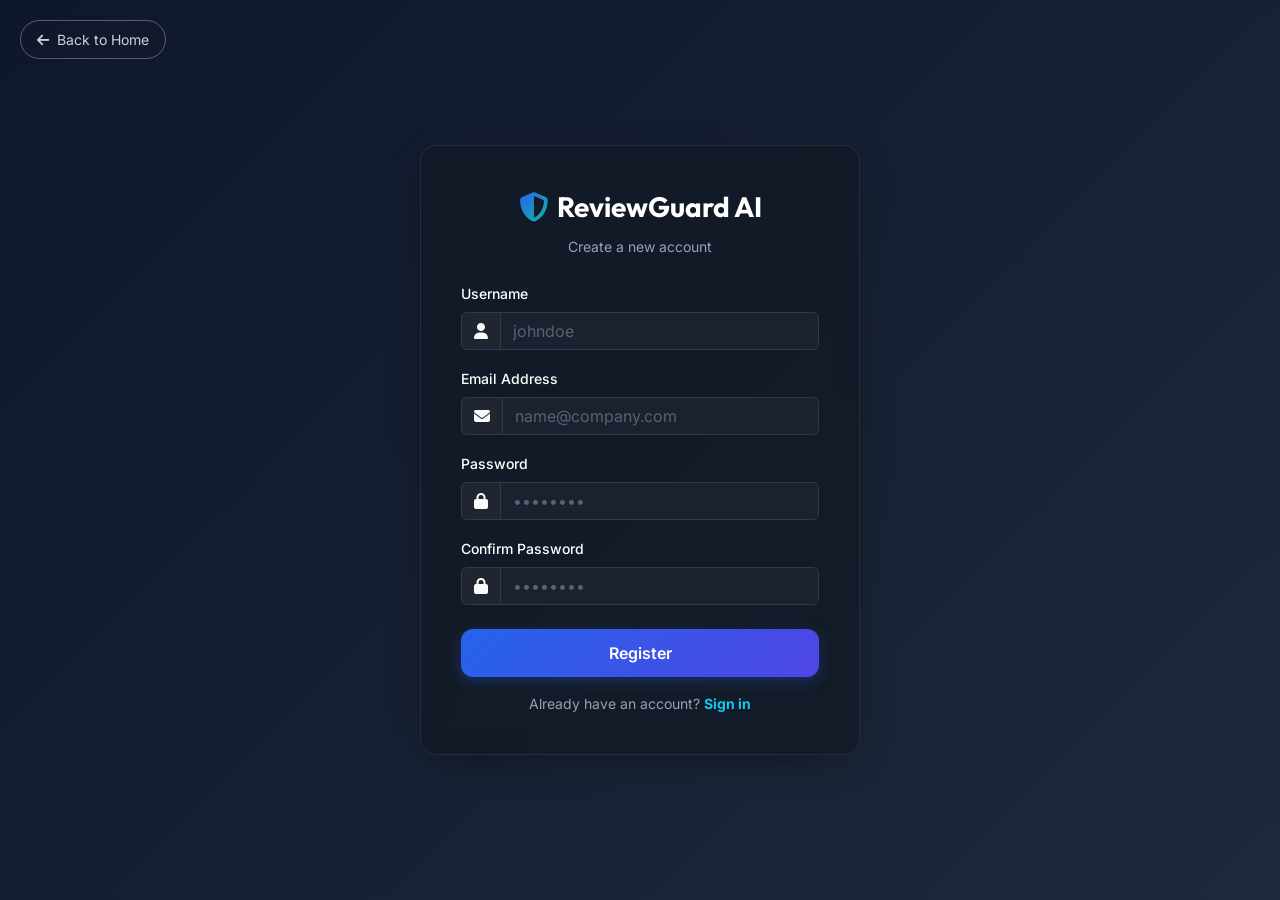
<file: frontend/register.html>
<!DOCTYPE html>
<html lang="en" data-theme="dark">
<head>
    <meta charset="UTF-8">
    <meta name="viewport" content="width=device-width, initial-scale=1.0">
    <title>Register - ReviewGuard AI</title>
    <!-- Bootstrap 5 CSS -->
    <link href="https://cdn.jsdelivr.net/npm/bootstrap@5.3.0/dist/css/bootstrap.min.css" rel="stylesheet">
    <!-- Font Awesome -->
    <link href="https://cdnjs.cloudflare.com/ajax/libs/font-awesome/6.4.0/css/all.min.css" rel="stylesheet">
    <!-- Custom Style -->
    <link rel="stylesheet" href="css/style.css?v=1.0.3">
    <style>
        body {
            display: flex;
            align-items: center;
            justify-content: center;
            background: linear-gradient(135deg, #0F172A 0%, #1E293B 100%);
            height: 100vh;
            position: relative;
            margin: 0;
        }
        .register-card {
            width: 100%;
            max-width: 440px;
            padding: 2.5rem;
            color: #FFFFFF;
            z-index: 5;
        }
        .back-home-btn {
            position: absolute;
            top: 20px;
            left: 20px;
            z-index: 1000;
            transition: all 0.3s ease;
            border-color: rgba(255, 255, 255, 0.3);
            color: rgba(255, 255, 255, 0.8) !important;
        }
        .back-home-btn:hover {
            border-color: #FFFFFF;
            color: #FFFFFF !important;
            transform: translateX(-3px);
            background-color: rgba(255, 255, 255, 0.05);
        }
    </style>
</head>
<body>

    <!-- Back to Home Button -->
    <a href="index.html" class="btn btn-sm btn-outline-light rounded-pill px-3 py-2 back-home-btn">
        <i class="fas fa-arrow-left me-2"></i>Back to Home
    </a>

    <div class="glass-card register-card animate-fade-in">
        <div class="text-center mb-4">
            <a href="index.html" class="text-decoration-none d-flex align-items-center justify-content-center mb-2">
                <i class="fas fa-shield-halved logo-icon"></i>
                <span class="fw-bold fs-3 display-font text-white">ReviewGuard AI</span>
            </a>
            <p class="text-muted small">Create a new account</p>
        </div>

        <div id="registerAlert" class="alert d-none p-2 small" role="alert"></div>

        <form id="registerForm">
            <div class="mb-3">
                <label for="username" class="form-label small fw-medium">Username</label>
                <div class="input-group">
                    <span class="input-group-text bg-transparent text-white border-secondary"><i class="fas fa-user"></i></span>
                    <input type="text" class="form-control bg-transparent text-white border-secondary" id="username" required placeholder="johndoe">
                </div>
            </div>

            <div class="mb-3">
                <label for="email" class="form-label small fw-medium">Email Address</label>
                <div class="input-group">
                    <span class="input-group-text bg-transparent text-white border-secondary"><i class="fas fa-envelope"></i></span>
                    <input type="email" class="form-control bg-transparent text-white border-secondary" id="email" required placeholder="name@company.com">
                </div>
            </div>
            
            <div class="mb-3">
                <label for="password" class="form-label small fw-medium">Password</label>
                <div class="input-group">
                    <span class="input-group-text bg-transparent text-white border-secondary"><i class="fas fa-lock"></i></span>
                    <input type="password" class="form-control bg-transparent text-white border-secondary" id="password" required placeholder="••••••••">
                </div>
            </div>

            <div class="mb-4">
                <label for="confirmPassword" class="form-label small fw-medium">Confirm Password</label>
                <div class="input-group">
                    <span class="input-group-text bg-transparent text-white border-secondary"><i class="fas fa-lock"></i></span>
                    <input type="password" class="form-control bg-transparent text-white border-secondary" id="confirmPassword" required placeholder="••••••••">
                </div>
            </div>

            <button type="submit" class="btn btn-primary-custom w-100 mb-3" id="submitBtn">
                <span id="spinner" class="spinner-border spinner-border-sm d-none me-2"></span>Register
            </button>
        </form>

        <div class="text-center">
            <p class="mb-0 text-muted small">Already have an account? <a href="login.html" class="text-info text-decoration-none fw-bold">Sign in</a></p>
        </div>
    </div>

    <script src="js/app.js?v=1.0.3"></script>
    <script>
        document.getElementById('registerForm').addEventListener('submit', async (e) => {
            e.preventDefault();
            const username = document.getElementById('username').value;
            const email = document.getElementById('email').value;
            const password = document.getElementById('password').value;
            const confirmPassword = document.getElementById('confirmPassword').value;
            const alertBox = document.getElementById('registerAlert');
            const submitBtn = document.getElementById('submitBtn');
            const spinner = document.getElementById('spinner');

            alertBox.classList.add('d-none');
            alertBox.className = "alert alert-danger d-none p-2 small";

            if (password !== confirmPassword) {
                alertBox.innerText = "Passwords do not match.";
                alertBox.classList.remove('d-none');
                return;
            }

            spinner.classList.remove('d-none');
            submitBtn.disabled = true;

            const result = await registerUser(username, email, password);
            
            spinner.classList.add('d-none');
            submitBtn.disabled = false;

            if (result.success) {
                alertBox.className = "alert alert-success p-2 small";
                alertBox.innerText = result.message + " Redirecting to login...";
                alertBox.classList.remove('d-none');
                setTimeout(() => {
                    window.location.href = 'login.html';
                }, 2000);
            } else {
                alertBox.innerText = result.error || 'Registration failed';
                alertBox.classList.remove('d-none');
            }
        });
    </script>
</body>
</html>
</file>
<file: frontend/css/style.css>
/* ReviewGuard AI - Global CSS Stylesheet */

/* Google Font: Outfit & Inter */
@import url('https://fonts.googleapis.com/css2?family=Outfit:wght@300;400;500;600;700;800&family=Inter:wght@300;400;500;600;700&display=swap');

:root {
    /* Color Palette */
    --primary-blue: #2563EB;
    --primary-hover: #1D4ED8;
    --dark-navy: #0F172A;
    --dark-navy-rgb: 15, 23, 42;
    --teal: #14B8A6;
    --light-bg: #F8FAFC;
    --white: #FFFFFF;
    --slate-gray: #64748B;
    --border-color: #E2E8F0;
    
    /* Semantic Colors */
    --success: #22C55E;
    --danger: #EF4444;
    --warning: #F59E0B;
    
    /* Layout & Glassmorphism */
    --card-bg: rgba(255, 255, 255, 0.85);
    --card-border: rgba(226, 232, 240, 0.8);
    --card-shadow: 0 10px 30px -10px rgba(0, 0, 0, 0.05);
    --glass-blur: 12px;
    --border-radius: 16px;
    --transition: all 0.3s cubic-bezier(0.4, 0, 0.2, 1);
}

/* Dark Mode Variables */
[data-theme="dark"] {
    --light-bg: #090D16;
    --white: #131A26;
    --dark-navy: #F8FAFC;
    --slate-gray: #94A3B8;
    --border-color: #2E3A4E;
    
    /* Glassmorphism Dark */
    --card-bg: rgba(19, 26, 38, 0.85);
    --card-border: rgba(46, 58, 78, 0.6);
    --card-shadow: 0 10px 40px -15px rgba(0, 0, 0, 0.5);
}

/* Dark theme Bootstrap overrides for high visibility text and elements */
[data-theme="dark"] .text-dark {
    color: var(--dark-navy) !important;
}

[data-theme="dark"] .text-muted {
    color: var(--slate-gray) !important;
}

[data-theme="dark"] .text-secondary {
    color: var(--slate-gray) !important;
}

[data-theme="dark"] .bg-light {
    background-color: rgba(255, 255, 255, 0.04) !important;
}

[data-theme="dark"] .form-control {
    background-color: rgba(255, 255, 255, 0.03) !important;
    color: var(--dark-navy) !important;
    border-color: var(--border-color) !important;
}

[data-theme="dark"] .form-control::placeholder {
    color: rgba(148, 163, 184, 0.5) !important;
}

[data-theme="dark"] .input-group-text {
    background-color: rgba(255, 255, 255, 0.05) !important;
    color: var(--dark-navy) !important;
    border-color: var(--border-color) !important;
}

[data-theme="dark"] .table {
    color: var(--dark-navy) !important;
    border-color: var(--border-color) !important;
}

[data-theme="dark"] .table-custom th {
    color: var(--slate-gray) !important;
    border-color: var(--border-color) !important;
}

[data-theme="dark"] .table-hover tbody tr:hover {
    background-color: rgba(255, 255, 255, 0.01) !important;
}

[data-theme="dark"] .modal-content {
    background-color: var(--white) !important;
    color: var(--dark-navy) !important;
    border: 1px solid var(--border-color) !important;
}

[data-theme="dark"] blockquote {
    background-color: rgba(255, 255, 255, 0.03) !important;
    color: var(--dark-navy) !important;
}

[data-theme="dark"] .list-group-item {
    color: var(--dark-navy) !important;
}

[data-theme="dark"] .btn-outline-secondary {
    color: var(--slate-gray) !important;
    border-color: var(--border-color) !important;
}

[data-theme="dark"] .btn-outline-secondary:hover {
    background-color: rgba(255, 255, 255, 0.05) !important;
    color: var(--dark-navy) !important;
}

* {
    box-sizing: border-box;
    margin: 0;
    padding: 0;
}

body {
    font-family: 'Inter', sans-serif;
    background-color: var(--light-bg);
    color: var(--dark-navy);
    min-height: 100vh;
    overflow-x: hidden;
}

h1, h2, h3, h4, h5, h6, .display-font {
    font-family: 'Outfit', sans-serif;
    font-weight: 600;
}

/* Glassmorphism Utility class */
.glass-card {
    background: var(--card-bg);
    backdrop-filter: blur(var(--glass-blur));
    -webkit-backdrop-filter: blur(var(--glass-blur));
    border: 1px solid var(--card-border);
    border-radius: var(--border-radius);
    box-shadow: var(--card-shadow);
    transition: box-shadow 0.3s cubic-bezier(0.4, 0, 0.2, 1), transform 0.3s cubic-bezier(0.4, 0, 0.2, 1);
}

.glass-card:hover {
    box-shadow: 0 15px 35px -5px rgba(0, 0, 0, 0.08);
}

[data-theme="dark"] .glass-card:hover {
    box-shadow: 0 15px 35px -5px rgba(0, 0, 0, 0.6);
}

/* Interactive Elements */
.btn-primary-custom {
    background: linear-gradient(135deg, var(--primary-blue), #4F46E5);
    color: #FFFFFF !important;
    border: none;
    font-weight: 600;
    padding: 0.75rem 1.75rem;
    border-radius: 12px;
    box-shadow: 0 4px 14px rgba(37, 99, 235, 0.3);
    transition: transform 0.2s ease, box-shadow 0.2s ease;
}

.btn-primary-custom:hover {
    transform: translateY(-2px);
    box-shadow: 0 6px 20px rgba(37, 99, 235, 0.5);
}

.btn-primary-custom:active {
    transform: translateY(0);
}

.btn-outline-custom {
    background: transparent;
    color: var(--primary-blue) !important;
    border: 2px solid var(--primary-blue);
    font-weight: 600;
    padding: 0.7rem 1.7rem;
    border-radius: 12px;
    transition: transform 0.2s ease, background-color 0.2s ease, color 0.2s ease;
}

.btn-outline-custom:hover {
    background: var(--primary-blue);
    color: #FFFFFF !important;
    transform: translateY(-2px);
}

/* Sidebar Styling (Clean Glassmorphic Theme) */
.sidebar {
    width: 260px;
    position: fixed;
    top: 0;
    left: 0;
    bottom: 0;
    z-index: 100;
    padding: 1.5rem 1.25rem;
    border-right: 1px solid var(--border-color);
    background: rgba(255, 255, 255, 0.85);
    backdrop-filter: blur(20px);
    -webkit-backdrop-filter: blur(20px);
    transition: left 0.3s cubic-bezier(0.4, 0, 0.2, 1);
}

[data-theme="dark"] .sidebar {
    background: rgba(19, 26, 38, 0.85);
    border-right: 1px solid rgba(46, 58, 78, 0.4);
}

.sidebar.collapsed {
    left: -260px;
}

.main-content {
    margin-left: 260px;
    padding: 2rem;
    min-height: 100vh;
    transition: margin-left 0.3s cubic-bezier(0.4, 0, 0.2, 1);
}

.main-content.expanded {
    margin-left: 0;
}

/* Sidebar Toggle Buttons (Desktop & Mobile) */
.navbar-toggle-btn {
    background: var(--white);
    border: 1px solid var(--border-color);
    color: var(--slate-gray);
    width: 40px;
    height: 40px;
    border-radius: 12px;
    display: inline-flex; /* Always visible */
    align-items: center;
    justify-content: center;
    cursor: pointer;
    transition: var(--transition);
    font-size: 1.05rem;
    margin-right: 1rem;
    box-shadow: 0 2px 8px rgba(0, 0, 0, 0.04);
}

.navbar-toggle-btn:hover {
    background: var(--primary-blue);
    color: #FFFFFF !important;
    border-color: var(--primary-blue);
    transform: translateY(-1px);
    box-shadow: 0 4px 12px rgba(37, 99, 235, 0.25);
}

[data-theme="dark"] .navbar-toggle-btn {
    background: #131A26;
    border-color: #2E3A4E;
}

[data-theme="dark"] .navbar-toggle-btn:hover {
    background: var(--primary-blue);
    border-color: var(--primary-blue);
    color: #FFFFFF !important;
}

/* Icon toggles inside navbar-toggle-btn */
.navbar-toggle-btn .icon-open {
    display: none;
}
.navbar-toggle-btn .icon-close {
    display: inline-block;
}

.sidebar.collapsed ~ .main-content .navbar-toggle-btn .icon-open {
    display: inline-block;
}
.sidebar.collapsed ~ .main-content .navbar-toggle-btn .icon-close {
    display: none;
}

/* Brand logo inside top navbar */
.navbar-brand-logo {
    display: none; /* hidden by default on desktop when sidebar is open */
    align-items: center;
    transition: var(--transition);
}

.sidebar.collapsed ~ .main-content .navbar-brand-logo {
    display: inline-flex;
}

.logo-text {
    color: var(--dark-navy);
    transition: var(--transition);
}

@media (max-width: 991.98px) {
    .sidebar {
        left: -260px;
        background: var(--white) !important; /* solid on mobile overlay */
        box-shadow: 0 0 20px rgba(0, 0, 0, 0.15);
    }
    .sidebar.active {
        left: 0;
    }
    .main-content {
        margin-left: 0;
    }
    .main-content.expanded {
        margin-left: 0;
    }
    .navbar-toggle-btn {
        display: inline-flex !important; /* always visible on mobile */
    }
    .navbar-brand-logo {
        display: inline-flex !important; /* always show logo in nav on mobile */
    }
    .navbar-toggle-btn .icon-open {
        display: inline-block;
    }
    .navbar-toggle-btn .icon-close {
        display: none;
    }
    .sidebar.active ~ .main-content .navbar-toggle-btn .icon-open {
        display: none;
    }
    .sidebar.active ~ .main-content .navbar-toggle-btn .icon-close {
        display: inline-block;
    }
}

.nav-link-custom {
    display: flex;
    align-items: center;
    padding: 0.75rem 1rem;
    color: var(--slate-gray);
    font-weight: 500;
    border-radius: 12px;
    text-decoration: none;
    margin-bottom: 0.35rem;
    transition: color 0.2s ease, background-color 0.2s ease;
    font-size: 0.95rem;
}

.nav-link-custom i {
    margin-right: 0.75rem;
    font-size: 1.1rem;
    width: 20px;
    text-align: center;
    transition: color 0.2s ease;
}

.nav-link-custom:hover {
    color: var(--primary-blue) !important;
    background: rgba(37, 99, 235, 0.04);
}

[data-theme="dark"] .nav-link-custom:hover {
    background: rgba(255, 255, 255, 0.02);
}

.nav-link-custom.active {
    color: var(--primary-blue) !important;
    background: rgba(37, 99, 235, 0.08) !important;
    font-weight: 600;
}

[data-theme="dark"] .nav-link-custom.active {
    background: rgba(37, 99, 235, 0.15) !important;
    color: #60A5FA !important;
}

/* Navbar Top styling */
.navbar-top {
    height: 70px;
    display: flex;
    align-items: center;
    justify-content: space-between;
    padding: 0 1.5rem;
    margin-bottom: 2rem;
}

/* Dashboard Stat Cards */
.stat-card {
    padding: 1.5rem;
    position: relative;
    overflow: hidden;
}

.stat-icon {
    position: absolute;
    right: 1.5rem;
    top: 50%;
    transform: translateY(-50%);
    font-size: 2.5rem;
    opacity: 0.15;
    color: var(--primary-blue);
}

.count-number {
    font-size: 2.25rem;
    font-weight: 700;
    color: var(--dark-navy);
}

/* Drag & Drop Upload Zone */
.upload-zone {
    border: 2px dashed var(--border-color);
    border-radius: var(--border-radius);
    padding: 3rem 1.5rem;
    text-align: center;
    cursor: pointer;
    background: rgba(248, 250, 252, 0.5);
    transition: var(--transition);
}

.upload-zone:hover, .upload-zone.dragover {
    border-color: var(--primary-blue);
    background: rgba(37, 99, 235, 0.05);
}

/* Review Result Table Styling */
.table-custom {
    vertical-align: middle;
}

.table-custom th {
    background: rgba(15, 23, 42, 0.03);
    color: var(--slate-gray);
    font-weight: 600;
    border-bottom: 2px solid var(--border-color);
}

[data-theme="dark"] .table-custom th {
    background: rgba(255, 255, 255, 0.03);
}

.badge-genuine {
    background-color: rgba(34, 197, 94, 0.15);
    color: var(--success);
    font-weight: 600;
}

.badge-fake {
    background-color: rgba(239, 68, 68, 0.15);
    color: var(--danger);
    font-weight: 600;
}

/* Sentiment badges */
.badge-pos {
    background-color: rgba(20, 184, 166, 0.15);
    color: var(--teal);
    font-weight: 600;
}

.badge-neg {
    background-color: rgba(239, 68, 68, 0.15);
    color: var(--danger);
    font-weight: 600;
}

.badge-neu {
    background-color: rgba(100, 116, 139, 0.15);
    color: var(--slate-gray);
    font-weight: 600;
}

/* Hero Section Landing Page */
.hero-section {
    padding: 7rem 0 5rem 0;
    background: radial-gradient(circle at 80% 20%, rgba(37, 99, 235, 0.08) 0%, transparent 50%),
                radial-gradient(circle at 10% 80%, rgba(20, 184, 166, 0.08) 0%, transparent 50%);
}

.logo-icon {
    font-size: 1.85rem;
    background: linear-gradient(135deg, var(--primary-blue), var(--teal));
    -webkit-background-clip: text;
    -webkit-text-fill-color: transparent;
    margin-right: 0.5rem;
}

/* Custom Alert Banner */
.custom-alert {
    padding: 1.25rem;
    border-radius: 12px;
    margin-bottom: 1.5rem;
    display: flex;
    align-items: flex-start;
}

.custom-alert-info {
    background: rgba(37, 99, 235, 0.08);
    border: 1px solid rgba(37, 99, 235, 0.2);
    color: var(--primary-blue);
}

.custom-alert-icon {
    font-size: 1.25rem;
    margin-right: 0.75rem;
    margin-top: 0.15rem;
}

/* Dark Mode Switcher button */
.theme-toggle-btn {
    border: none;
    background: rgba(100, 116, 139, 0.1);
    color: var(--dark-navy);
    width: 40px;
    height: 40px;
    border-radius: 50%;
    display: flex;
    align-items: center;
    justify-content: center;
    cursor: pointer;
    transition: background-color 0.2s ease;
}

.theme-toggle-btn:hover {
    background: rgba(100, 116, 139, 0.2);
}

/* Custom Scrollbar */
::-webkit-scrollbar {
    width: 8px;
    height: 8px;
}
::-webkit-scrollbar-track {
    background: var(--light-bg);
}
::-webkit-scrollbar-thumb {
    background: var(--slate-gray);
    border-radius: 4px;
}
::-webkit-scrollbar-thumb:hover {
    background: var(--primary-blue);
}

/* Keyframe animations */
@keyframes fadeInUp {
    from {
        opacity: 0;
        transform: translateY(20px);
    }
    to {
        opacity: 1;
        transform: translateY(0);
    }
}

.animate-fade-in {
    animation: fadeInUp 0.6s ease forwards;
}

/* Smooth theme transition classes */
.theme-transitioning,
.theme-transitioning * {
    transition: background-color 0.3s ease, color 0.3s ease, border-color 0.3s ease, box-shadow 0.3s ease !important;
}
</file>
